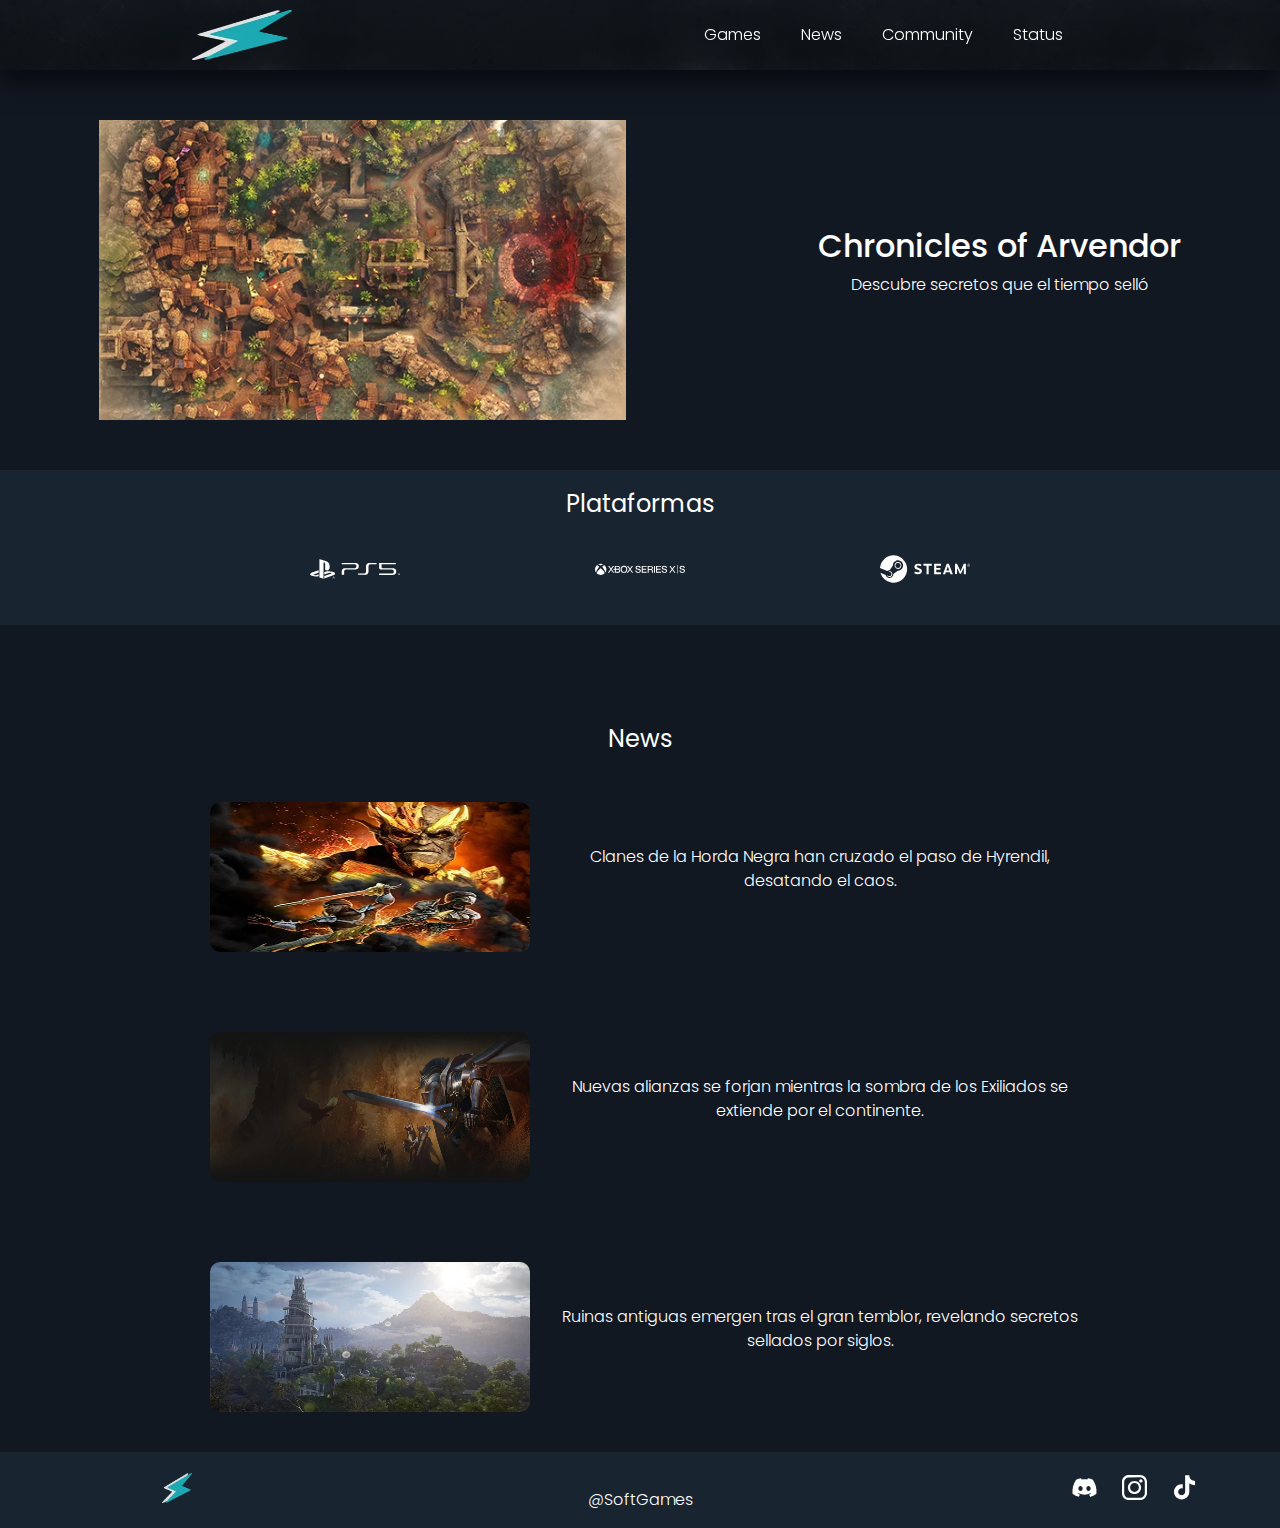
<file: index.html>
<!DOCTYPE html>
<html lang="en">
<head>
    <meta charset="UTF-8">
    <meta name="viewport" content="width=device-width, initial-scale=1.0">
    <meta name="description" content="Chronicles of Arvendor es un MMORPG de fantasía épica donde forjarás tu leyenda. Elige entre razas únicas, domina habilidades mágicas, explora tierras olvidadas y enfréntate a dragones en batallas PvE y PvP. ¡Únete a una comunidad global y conquista Arvendor!">
    <meta name="keywords" content="Chronicles of Arvendor, MMORPG, fantasía épica, razas únicas, habilidades mágicas, tierras olvidadas, dragones, PvE, PvP, comunidad global">
    <link rel="preconnect" href="https://fonts.googleapis.com">
    <link rel="preconnect" href="https://fonts.gstatic.com" crossorigin>
    <link rel="stylesheet" href="https://cdnjs.cloudflare.com/ajax/libs/font-awesome/6.4.0/css/all.min.css">
    <link href="https://fonts.googleapis.com/css2?family=Poppins:wght@300;400;500;600;700;800;900&display=swap" rel="stylesheet">
    <link rel="stylesheet" href="bootstrap/css/bootstrap.min.css">
    <link rel="stylesheet" href="https://cdn.jsdelivr.net/npm/bootstrap-icons@1.10.0/font/bootstrap-icons.css">
    <link rel="stylesheet" href="style.css">

    <title>Soft Games</title>
</head>
<body>
    <header>
        <nav class="nav-glow">
            <a href="#" ><img src="./source/img/logo.png" alt="Games"></a>
            <div class="navbarMobile">
                <button class="navbar-toggler border-0" type="button" 
                        data-bs-toggle="collapse" data-bs-target="#navbarMobile"
                        aria-expanded="false">
                <span class="navbar-toggler-icon">
                    <i class="bi bi-list d-block" id="openIcon"></i>
                    <i class="bi bi-x-lg d-none" id="closeIcon"></i>
                </span>
                </button>
            </div>
            
            <div class="collapse navbar-collapse" id="navbarMobile">
                <ul class="navbar-nav me-auto mb-2 mb-lg-0">
                    <li class="nav-item"><a href="./pages/games.html" class="nav-link active">Games</a></li>
                    <li class="nav-item"><a href="./pages/news.html" class="nav-link active">News</a></li>
                    <li class="nav-item"><a href="./pages/community.html" class="nav-link active">Community</a></li>
                    <li class="nav-item"><a href="./pages/status.html" class="nav-link active">Status</a></li>
                </ul>
            </div>
            <ul id="d">
                <li><a href="./pages/games.html">Games</a></li>
                <li><a href="./pages/news.html">News</a></li>
                <li><a href="./pages/community.html">Community</a></li>
                <li><a href="./pages/status.html">Status</a></li>
            </ul>
        </nav>
    </header>
    <main>
        <section class="module-1">
            <img src="./source/img/map.jpg" alt="" class="mapd">
            <img src="./source/img/mapm.jpg" alt="" class="mapm">
            <div class="module-1-text">
                <h1 class="titleAnimation">Chronicles of Arvendor</h1>
                <p>Descubre secretos que el tiempo selló</p>
            </div>
        </section>
        <section class="module-2 container seccion-glow">
            <h2>Plataformas</h2>
            <div class="row container-plataforms">
                <a href="https://www.playstation.com/es-es/ps5/" class="col-6 col-md-3"><img src="./source/svg/ps5.svg" alt="PS5"></a>
                <a href="https://www.xbox.com/" class="col-6 col-md-3"><img src="./source/svg/xbox.svg" alt="XBOX"></a>
                <a href="https://store.steampowered.com/" class="col-6 col-md-3"><img src="./source/svg/steam.svg" alt="STEAM"></a>
            </div>
        </section>
        <section class="module-3">
            <h2>News</h2>
            <div class="container-news">
                <div class="news">
                    <img src="./source/img/news1.jpg" alt="MMORPG Guild New_Content F2P News">
                    <p>Clanes de la Horda Negra han cruzado el paso de Hyrendil, desatando el caos.</p>
                </div>
                <div class="news">
                    <img src="./source/img/news2.jpg" alt="MMORPG Guild New_Content F2P News">
                    <p>Nuevas alianzas se forjan mientras la sombra de los Exiliados se extiende por el continente.</p>
                </div>
                <div class="news">
                    <img src="./source/img/news3.jpg" alt="MMORPG Guild New_Content F2P News">
                    <p>Ruinas antiguas emergen tras el gran temblor, revelando secretos sellados por siglos.</p>
                </div>
            </div>
        </section>
    </main>
    <footer class="footer-glow">
        <div class="footer container">
            <a href=""><img src="./source/img/logo.png" alt="SoftGame"></a>
            <div class="row networks">
                <a href="" class="col-3 col-md-4"><img src="./source/svg/discord.svg" alt="Discord"></a>
                <a href="" class="col-3 col-md-4"><img src="./source/svg/ig.svg" alt="Instagram"></a>
                <a href="" class="col-3 col-md-4"><img src="./source/svg/tiktok.svg" alt="TikTok"></a>
            </div>
        </div>
        <p class="copy">@SoftGames</p>
    </footer>
    <script src="bootstrap/js/bootstrap.min.js"></script>
</body>
</html>
</file>
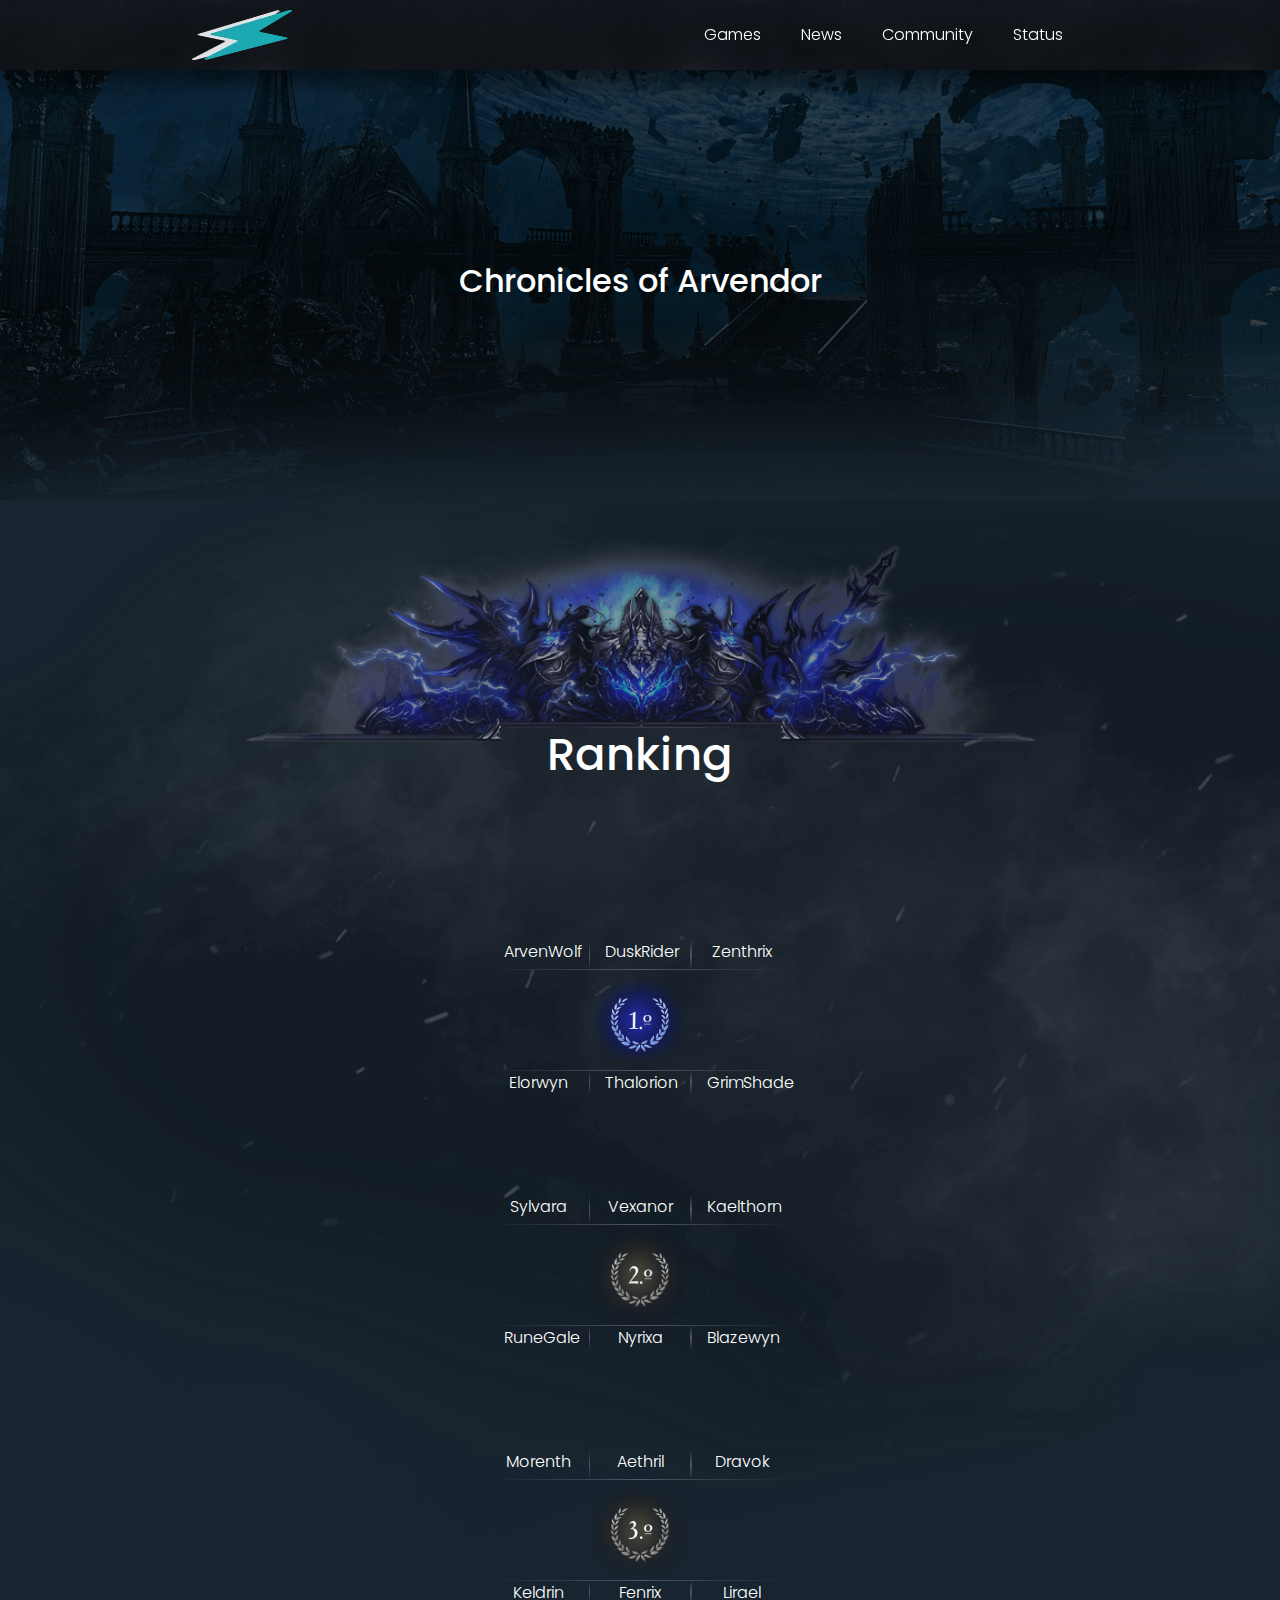
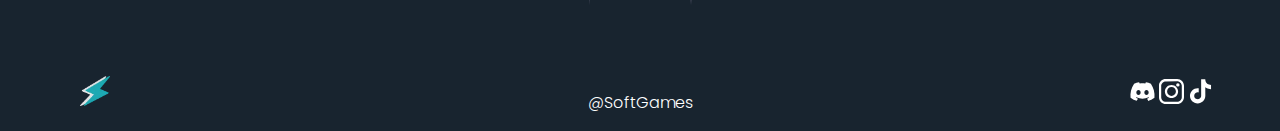
<file: pages/community.html>
<!DOCTYPE html>
<html lang="en">
<head>
    <meta charset="UTF-8">
    <meta name="viewport" content="width=device-width, initial-scale=1.0">
    <meta name="description" content="Chronicles of Arvendor es un MMORPG de fantasía épica donde forjarás tu leyenda. Elige entre razas únicas, domina habilidades mágicas, explora tierras olvidadas y enfréntate a dragones en batallas PvE y PvP. ¡Únete a una comunidad global y conquista Arvendor!">
    <meta name="keywords" content="Chronicles of Arvendor, MMORPG, fantasía épica, razas únicas, habilidades mágicas, tierras olvidadas, dragones, PvE, PvP, comunidad global">
    <link rel="preconnect" href="https://fonts.googleapis.com">
    <link rel="preconnect" href="https://fonts.gstatic.com" crossorigin>
    <link href="https://fonts.googleapis.com/css2?family=Poppins:wght@300;400;500;600;700;800;900&display=swap" rel="stylesheet">
    <link rel="stylesheet" href="../bootstrap/css/bootstrap.min.css">
    <link rel="stylesheet" href="https://cdn.jsdelivr.net/npm/bootstrap-icons@1.10.0/font/bootstrap-icons.css">
    <link rel="stylesheet" href="../style.css">
    <title>Soft Games - Community</title>
</head>
<body>
    <header>
        <nav class="nav-glow">
            <a href="../index.html" ><img src="../source/img/logo.png" alt="Games"></a>
            <div class="navbarMobile">
                <button class="navbar-toggler border-0" type="button" 
                        data-bs-toggle="collapse" data-bs-target="#navbarMobile"
                        aria-expanded="false">
                <span class="navbar-toggler-icon">
                    <i class="bi bi-list d-block" id="openIcon"></i>
                    <i class="bi bi-x-lg d-none" id="closeIcon"></i>
                </span>
                </button>
            </div>
            
            <div class="collapse navbar-collapse" id="navbarMobile">
                <ul class="navbar-nav me-auto mb-2 mb-lg-0">
                    <li class="nav-item"><a href="./games.html" class="nav-link active">Games</a></li>
                    <li class="nav-item"><a href="./news.html" class="nav-link active">News</a></li>
                    <li class="nav-item"><a href="#" class="nav-link active">Community</a></li>
                    <li class="nav-item"><a href="./status.html" class="nav-link active">Status</a></li>
                </ul>
            </div>
            <ul id="d">
                <li><a href="./games.html">Games</a></li>
                <li><a href="./news.html">News</a></li>
                <li><a href="#">Community</a></li>
                <li><a href="./status.html">Status</a></li>
            </ul>
        </nav>
    </header>
    <main>
        <section class="community-module-1">
            <div class="community-container-title">
                <h1 class="community-title titleAnimation">Chronicles of Arvendor</h1>
            </div>
        </section>
        <section class="community-module-2">
            <div class="community-qualy">
                <img src="../source/img/pre-rank.png" alt="">
                <h3 class="community-qualy-title">Ranking</h3>
            </div>
            <div class="community-qualy-container">
                <div class="rank" id="rank1">
                    <div class="community-group">
                        <div class="community-members">
                            <div class="community-border-bottom"></div>
                            <div class="community-border-right divider0"></div>
                            <div class="community-border-right divider1"></div>
                            <div class="community-users">
                                <span>ArvenWolf</span>
                            </div>
                            <div class="community-users">
                                <span>DuskRider</span>
                            </div>
                            <div class="community-users">
                                <span>Zenthrix</span>
                            </div>
                        </div>
                        <div class="community-rank img-rank1"></div>
                        <div class="community-members">
                            <div class="community-border-top"></div>
                            <div class="community-border-right divider0"></div>
                            <div class="community-border-right divider1"></div>
                            <div class="community-users">
                                <span>Elorwyn</span>
                            </div>
                            <div class="community-users">
                                <span>Thalorion</span>
                            </div>
                            <div class="community-users">
                                <span>GrimShade</span>
                            </div>
                        </div>
                    </div>
                </div>
                <div class="rank" id="rank2">
                    <div class="community-group">
                        <div class="community-members">
                            <div class="community-border-bottom"></div>
                            <div class="community-border-right divider0"></div>
                            <div class="community-border-right divider1"></div>
                            <div class="community-users">
                                <span>Sylvara</span>
                            </div>
                            <div class="community-users">
                                <span>Vexanor</span>
                            </div>
                            <div class="community-users">
                                <span>Kaelthorn</span>
                            </div>
                        </div>
                        <div class="community-rank img-rank2"></div>
                        <div class="community-members">
                            <div class="community-border-top"></div>
                            <div class="community-border-right divider0"></div>
                            <div class="community-border-right divider1"></div>
                            <div class="community-users">
                                <span>RuneGale</span>
                            </div>
                            <div class="community-users">
                                <span>Nyrixa</span>
                            </div>
                            <div class="community-users">
                                <span>Blazewyn</span>
                            </div>
                        </div>
                    </div>
                </div>
                <div class="rank" id="rank3">
                    <div class="community-group">
                        <div class="community-members">
                            <div class="community-border-bottom"></div>
                            <div class="community-border-right divider0"></div>
                            <div class="community-border-right divider1"></div>
                            <div class="community-users">
                                <span>Morenth</span>
                            </div>
                            <div class="community-users">
                                <span>Aethril</span>
                            </div>
                            <div class="community-users">
                                <span>Dravok</span>
                            </div>
                        </div>
                        <div class="community-rank img-rank3"></div>
                        <div class="community-members">
                            <div class="community-border-top"></div>
                            <div class="community-border-right divider0"></div>
                            <div class="community-border-right divider1"></div>
                            <div class="community-users">
                                <span>Keldrin</span>
                            </div>
                            <div class="community-users">
                                <span>Fenrix</span>
                            </div>
                            <div class="community-users">
                                <span>Lirael</span>
                            </div>
                        </div>
                    </div>
                </div>
            </div>
        </section>
    </main>
    <footer class="footer-glow">
        <div class="footer">
            <a href=""><img src="../source/img/logo.png" alt="SoftGame"></a>
            <div class="networks">
                <a href=""><img src="../source/svg/discord.svg" alt="Discord"></a>
                <a href=""><img src="../source/svg/ig.svg" alt="Instagram"></a>
                <a href=""><img src="../source/svg/tiktok.svg" alt="TikTok"></a>
            </div>
        </div>
        <p class="copy">@SoftGames</p>
    </footer>
    <script src="../bootstrap/js/bootstrap.min.js"></script>
</body>
</html>
</file>
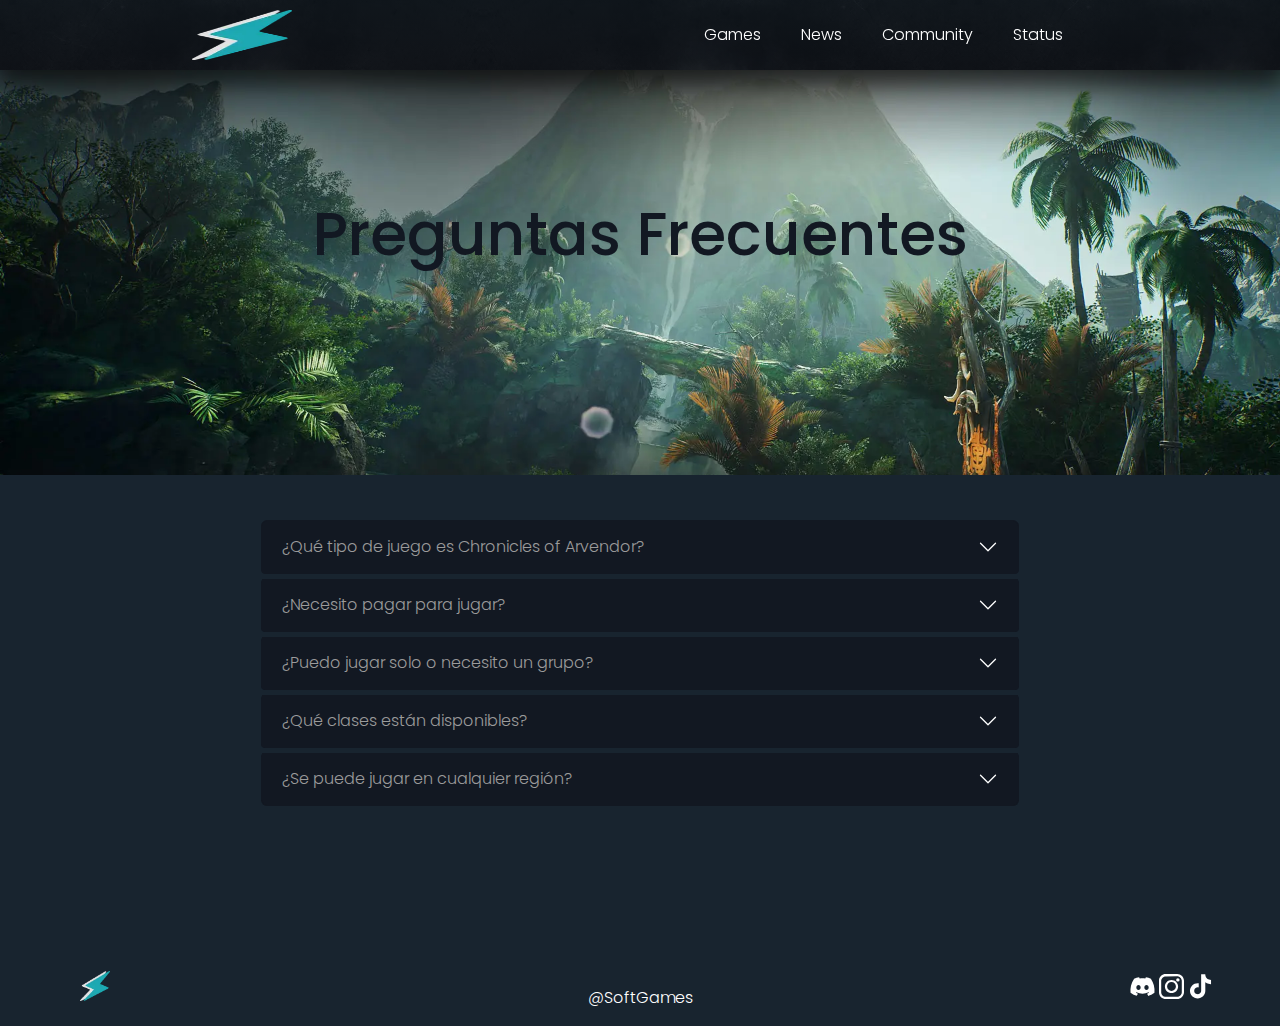
<file: pages/games.html>
<!DOCTYPE html>
<html lang="en">
<head>
    <meta charset="UTF-8">
    <meta name="viewport" content="width=device-width, initial-scale=1.0">
    <meta name="description" content="Chronicles of Arvendor es un MMORPG de fantasía épica donde forjarás tu leyenda. Elige entre razas únicas, domina habilidades mágicas, explora tierras olvidadas y enfréntate a dragones en batallas PvE y PvP. ¡Únete a una comunidad global y conquista Arvendor!">
    <meta name="keywords" content="Chronicles of Arvendor, MMORPG, fantasía épica, razas únicas, habilidades mágicas, tierras olvidadas, dragones, PvE, PvP, comunidad global">
    <link rel="preconnect" href="https://fonts.googleapis.com">
    <link rel="preconnect" href="https://fonts.gstatic.com" crossorigin>
    <link href="https://fonts.googleapis.com/css2?family=Poppins:wght@300;400;500;600;700;800;900&display=swap" rel="stylesheet">
    <link rel="stylesheet" href="../bootstrap/css/bootstrap.min.css">
    <link rel="stylesheet" href="https://cdn.jsdelivr.net/npm/bootstrap-icons@1.10.0/font/bootstrap-icons.css">
    <link rel="stylesheet" href="../style.css">
    <title>Soft Games - Games</title>
</head>
<body>
    <header>
        <nav class="nav-glow">
            <a href="../index.html" ><img src="../source/img/logo.png" alt="Games"></a>
            <div class="navbarMobile">
                <button class="navbar-toggler border-0" type="button" 
                        data-bs-toggle="collapse" data-bs-target="#navbarMobile"
                        aria-expanded="false">
                <span class="navbar-toggler-icon">
                    <i class="bi bi-list d-block" id="openIcon"></i>
                    <i class="bi bi-x-lg d-none" id="closeIcon"></i>
                </span>
                </button>
            </div>
            
            <div class="collapse navbar-collapse" id="navbarMobile">
                <ul class="navbar-nav me-auto mb-2 mb-lg-0">
                    <li class="nav-item"><a href="#" class="nav-link active">Games</a></li>
                    <li class="nav-item"><a href="./news.html" class="nav-link active">News</a></li>
                    <li class="nav-item"><a href="./community.html" class="nav-link active">Community</a></li>
                    <li class="nav-item"><a href="./status.html" class="nav-link active">Status</a></li>
                </ul>
            </div>
            <ul id="d">
                <li><a href="#">Games</a></li>
                <li><a href="./news.html">News</a></li>
                <li><a href="./community.html">Community</a></li>
                <li><a href="./status.html">Status</a></li>
            </ul>
        </nav>
    </header>
    <main>
        <section class="game-module-1">

            <div class="game-Title">
                <h1 class="titleAnimation">Preguntas Frecuentes</h1>
            </div>
            <div class="game-content">
                <div class="accordion" id="faqAccordion">
                    <div class="accordion-item">
                        <h3 class="accordion-header" id="headingOne">
                            <button class="accordion-button collapsed" type="button" data-bs-toggle="collapse" 
                                    data-bs-target="#collapseOne" aria-expanded="false" aria-controls="collapseOne">
                                ¿Qué tipo de juego es Chronicles of Arvendor?
                            </button>
                        </h3>
                        <div id="collapseOne" class="accordion-collapse collapse" aria-labelledby="headingOne" 
                             data-bs-parent="#faqAccordion">
                            <div class="accordion-body">
                                <p>Chronicles of Arvendor es un MMORPG de fantasía épica ambientado en un mundo vasto y dinámico, donde los jugadores pueden explorar, combatir, forjar alianzas y descubrir secretos ancestrales que cambian el destino del reino.</p>
                            </div>
                        </div>
                    </div>
                    <div class="accordion-item">
                        <h3 class="accordion-header" id="heading2">
                            <button class="accordion-button collapsed" type="button" data-bs-toggle="collapse" 
                                    data-bs-target="#collapse2" aria-expanded="false" aria-controls="collapse2">
                                ¿Necesito pagar para jugar?
                            </button>
                        </h3>
                        <div id="collapse2" class="accordion-collapse collapse" aria-labelledby="heading2" 
                             data-bs-parent="#faqAccordion">
                            <div class="accordion-body">
                                <p>El juego es completamente gratuito, pero cuenta con contenido cosmético opcional que se puede adquirir en la tienda. No hay mecánicas de paga para ganar (pay-to-win).</p>    
                            </div>
                        </div>
                    </div>
                    <div class="accordion-item">
                        <h3 class="accordion-header" id="heading3">
                            <button class="accordion-button collapsed" type="button" data-bs-toggle="collapse" 
                                    data-bs-target="#collapse3" aria-expanded="false" aria-controls="collapse3">
                                ¿Puedo jugar solo o necesito un grupo?
                            </button>
                        </h3>
                        <div id="collapse3" class="accordion-collapse collapse" aria-labelledby="heading3" 
                             data-bs-parent="#faqAccordion">
                            <div class="accordion-body">
                               <p>Aunque muchas aventuras pueden jugarse en solitario, el juego está diseñado para fomentar la cooperación. Las misiones más desafiantes, como asedios o mazmorras legendarias, requerirán de un grupo bien coordinado.</p>
                            </div>
                        </div>
                    </div>
                    
                    <div class="accordion-item">
                        <h3 class="accordion-header" id="heading4">
                            <button class="accordion-button collapsed" type="button" data-bs-toggle="collapse" 
                                    data-bs-target="#collapse4" aria-expanded="false" aria-controls="collapse4">
                                ¿Qué clases están disponibles?
                            </button>
                        </h3>
                        <div id="collapse4" class="accordion-collapse collapse" aria-labelledby="heading4" 
                             data-bs-parent="#faqAccordion">
                            <div class="accordion-body">
                                <p>Puedes elegir entre diversas clases como Guerrero, Mago, Arquero, Clérigo y más. Cada una cuenta con su propio árbol de habilidades y estilos de juego únicos, con posibilidades de especialización.</p>
                            </div>
                        </div>
                    </div>
                    <div class="accordion-item">
                        <h3 class="accordion-header" id="heading5">
                            <button class="accordion-button collapsed" type="button" data-bs-toggle="collapse" 
                                    data-bs-target="#collapse5" aria-expanded="false" aria-controls="collapse5">
                                ¿Se puede jugar en cualquier región?
                            </button>
                        </h3>
                        <div id="collapse5" class="accordion-collapse collapse" aria-labelledby="heading5" 
                             data-bs-parent="#faqAccordion">
                            <div class="accordion-body">
                                <p>Sí, Chronicles of Arvendor cuenta con servidores en varias regiones del mundo. Al iniciar sesión, el sistema te conectará automáticamente al servidor más cercano para optimizar tu experiencia.</p>    
                            </div>
                        </div>
                    </div>
                </div>
            </div>
        </section>
    </main>
    <footer class="footer-glow">
        <div class="footer">
            <a href=""><img src="../source/img/logo.png" alt="SoftGame"></a>
            <div class="networks">
                <a href=""><img src="../source/svg/discord.svg" alt="Discord"></a>
                <a href=""><img src="../source/svg/ig.svg" alt="Instagram"></a>
                <a href=""><img src="../source/svg/tiktok.svg" alt="TikTok"></a>
            </div>
        </div>
        <p class="copy">@SoftGames</p>
    </footer>
    <script src="https://cdn.jsdelivr.net/npm/bootstrap@5.3.0/dist/js/bootstrap.bundle.min.js"></script>
</body>
</html>
</file>
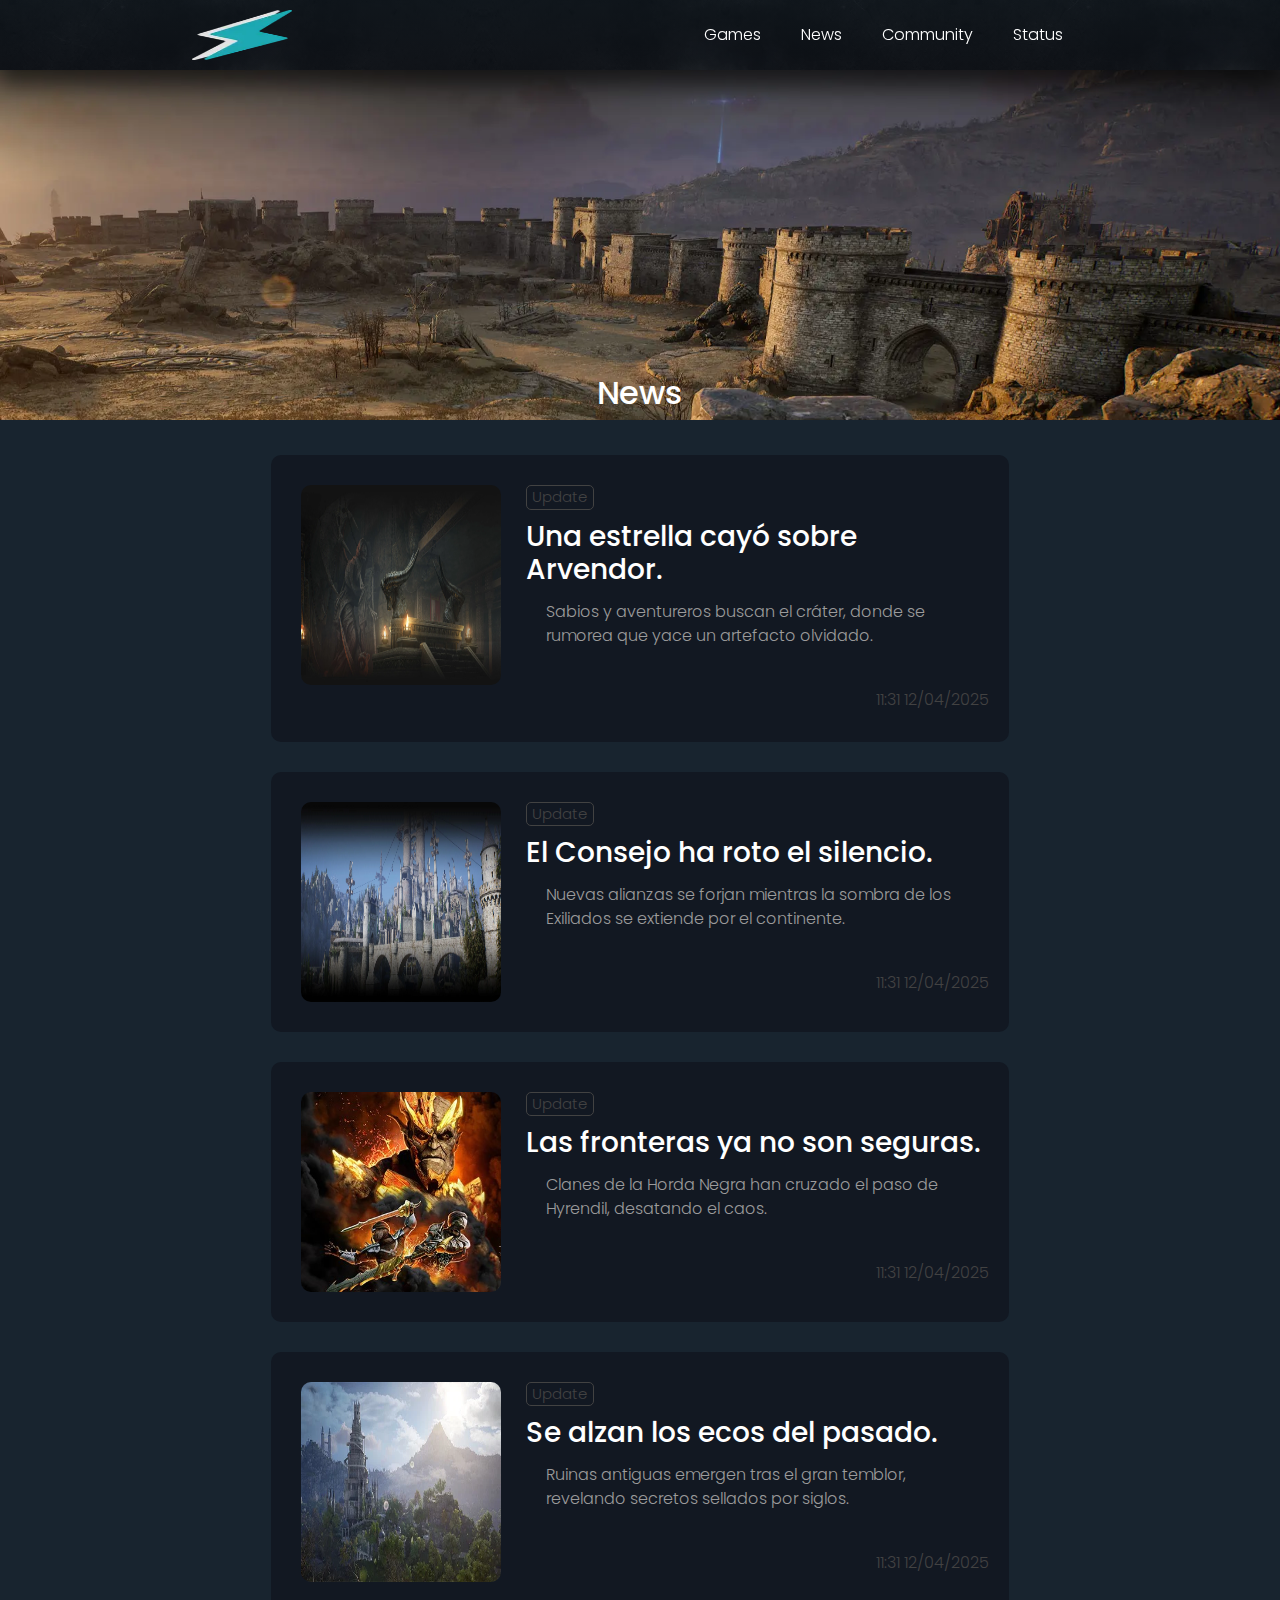
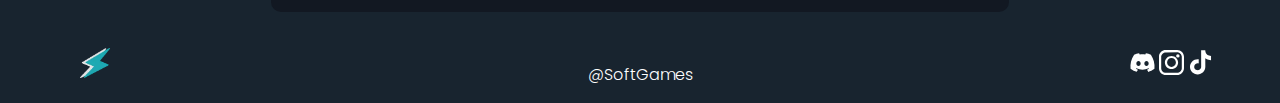
<file: pages/news.html>
<!DOCTYPE html>
<html lang="en">
<head>
    <meta charset="UTF-8">
    <meta name="viewport" content="width=device-width, initial-scale=1.0">
    <meta name="description" content="Chronicles of Arvendor es un MMORPG de fantasía épica donde forjarás tu leyenda. Elige entre razas únicas, domina habilidades mágicas, explora tierras olvidadas y enfréntate a dragones en batallas PvE y PvP. ¡Únete a una comunidad global y conquista Arvendor!">
    <meta name="keywords" content="Chronicles of Arvendor, MMORPG, fantasía épica, razas únicas, habilidades mágicas, tierras olvidadas, dragones, PvE, PvP, comunidad global">
    <link rel="preconnect" href="https://fonts.googleapis.com">
    <link rel="preconnect" href="https://fonts.gstatic.com" crossorigin>
    <link href="https://fonts.googleapis.com/css2?family=Poppins:wght@300;400;500;600;700;800;900&display=swap" rel="stylesheet">
    <link rel="stylesheet" href="../bootstrap/css/bootstrap.min.css">
    <link rel="stylesheet" href="https://cdn.jsdelivr.net/npm/bootstrap-icons@1.10.0/font/bootstrap-icons.css">
    <link rel="stylesheet" href="../style.css">
    <title>Soft Games - News</title>
</head>
<body>
    <header>
        <nav class="nav-glow">
            <a href="../index.html" ><img src="../source/img/logo.png" alt="Games"></a>
            <div class="navbarMobile">
                <button class="navbar-toggler border-0" type="button" 
                        data-bs-toggle="collapse" data-bs-target="#navbarMobile"
                        aria-expanded="false">
                <span class="navbar-toggler-icon">
                    <i class="bi bi-list d-block" id="openIcon"></i>
                    <i class="bi bi-x-lg d-none" id="closeIcon"></i>
                </span>
                </button>
            </div>
            
            <div class="collapse navbar-collapse" id="navbarMobile">
                <ul class="navbar-nav me-auto mb-2 mb-lg-0">
                    <li class="nav-item"><a href="./games.html" class="nav-link active">Games</a></li>
                    <li class="nav-item"><a href="#" class="nav-link active">News</a></li>
                    <li class="nav-item"><a href="./community.html" class="nav-link active">Community</a></li>
                    <li class="nav-item"><a href="./status.html" class="nav-link active">Status</a></li>
                </ul>
            </div>
            <ul id="d">
                <li><a href="./games.html">Games</a></li>
                <li><a href="#">News</a></li>
                <li><a href="./community.html">Community</a></li>
                <li><a href="./status.html">Status</a></li>
            </ul>
        </nav>
    </header>
    <main>
        <section class="news-module-1">
            <h1 class="titleAnimation">News</h1>
        </section>
        <section class="news-module-2">
            <div class="news-container">
                <a href="" class="news-data">
                    <div class="news-img">
                        <img src="../source/img/news4.jpg" alt="">
                    </div>
                    <div class="news-text">
                        <span class="news-category">Update</span>
                        <h3 class="news-title">Una estrella cayó sobre Arvendor.</h3>
                        <span class="news-content">Sabios y aventureros buscan el cráter, donde se rumorea que yace un artefacto olvidado.</span>
                    
                        <div class="news-time">
                            <span>11:31 12/04/2025</span>
                        </div>
                    </div>
                </a>
                <a href="" class="news-data">
                    <div class="news-img">
                        <img src="../source/img/news5.jpg" alt="">
                    </div>
                    <div class="news-text">
                        <span class="news-category">Update</span>
                        <h3 class="news-title">El Consejo ha roto el silencio.</h3>
                        <span class="news-content">Nuevas alianzas se forjan mientras la sombra de los Exiliados se extiende por el continente.</span>
                    
                        <div class="news-time">
                            <span>11:31 12/04/2025</span>
                        </div>
                    </div>
                </a>
                <a href="" class="news-data">
                    <div class="news-img">
                        <img src="../source/img/news1.jpg" alt="">
                    </div>
                    <div class="news-text">
                        <span class="news-category">Update</span>
                        <h3 class="news-title">Las fronteras ya no son seguras.</h3>
                        <span class="news-content">Clanes de la Horda Negra han cruzado el paso de Hyrendil, desatando el caos.</span>
                    
                        <div class="news-time">
                            <span>11:31 12/04/2025</span>
                        </div>
                    </div>
                </a>
                <a href="" class="news-data">
                    <div class="news-img">
                        <img src="../source/img/news3.jpg" alt="">
                    </div>
                    <div class="news-text">
                        <span class="news-category">Update</span>
                        <h3 class="news-title">Se alzan los ecos del pasado.</h3>
                        <span class="news-content">Ruinas antiguas emergen tras el gran temblor, revelando secretos sellados por siglos.</span>
                        <div class="news-time">
                            <span>11:31 12/04/2025</span>
                        </div>
                    </div>
                </a>
            </div>
        </section>
    </main>
    <footer class="footer-glow">
        <div class="footer">
            <a href=""><img src="../source/img/logo.png" alt="SoftGame"></a>
            <div class="networks">
                <a href=""><img src="../source/svg/discord.svg" alt="Discord"></a>
                <a href=""><img src="../source/svg/ig.svg" alt="Instagram"></a>
                <a href=""><img src="../source/svg/tiktok.svg" alt="TikTok"></a>
            </div>
        </div>
        <p class="copy">@SoftGames</p>
    </footer>
    <script src="../bootstrap/js/bootstrap.min.js"></script>
</body>
</html>
</file>
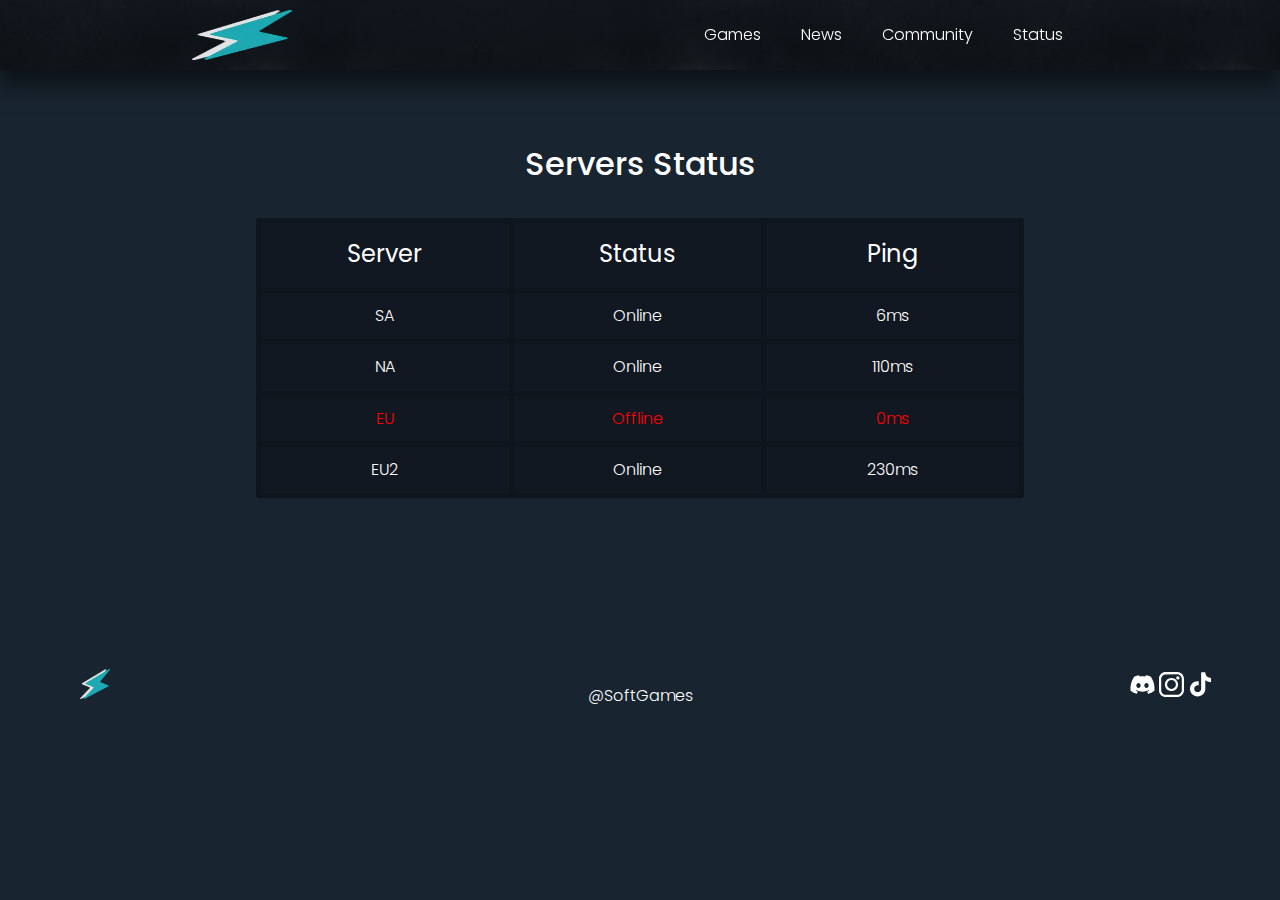
<file: pages/status.html>
<!DOCTYPE html>
<html lang="en">
<head>
    <meta charset="UTF-8">
    <meta name="viewport" content="width=device-width, initial-scale=1.0">
    <meta name="description" content="Chronicles of Arvendor es un MMORPG de fantasía épica donde forjarás tu leyenda. Elige entre razas únicas, domina habilidades mágicas, explora tierras olvidadas y enfréntate a dragones en batallas PvE y PvP. ¡Únete a una comunidad global y conquista Arvendor!">
    <meta name="keywords" content="Chronicles of Arvendor, MMORPG, fantasía épica, razas únicas, habilidades mágicas, tierras olvidadas, dragones, PvE, PvP, comunidad global">
    <link rel="preconnect" href="https://fonts.googleapis.com">
    <link rel="preconnect" href="https://fonts.gstatic.com" crossorigin>
    <link href="https://fonts.googleapis.com/css2?family=Poppins:wght@300;400;500;600;700;800;900&display=swap" rel="stylesheet">
    <link rel="stylesheet" href="../bootstrap/css/bootstrap.min.css">
    <link rel="stylesheet" href="https://cdn.jsdelivr.net/npm/bootstrap-icons@1.10.0/font/bootstrap-icons.css">
    <link rel="stylesheet" href="../style.css">
    <title>Soft Games - Status</title>
</head>
<body>
    <header>
        <nav class="nav-glow">
            <a href="../index.html" ><img src="../source/img/logo.png" alt="Games"></a>
            <div class="navbarMobile">
                <button class="navbar-toggler border-0" type="button" 
                        data-bs-toggle="collapse" data-bs-target="#navbarMobile"
                        aria-expanded="false">
                <span class="navbar-toggler-icon">
                    <i class="bi bi-list d-block" id="openIcon"></i>
                    <i class="bi bi-x-lg d-none" id="closeIcon"></i>
                </span>
                </button>
            </div>
            
            <div class="collapse navbar-collapse" id="navbarMobile">
                <ul class="navbar-nav me-auto mb-2 mb-lg-0">
                    <li class="nav-item"><a href="./games.html" class="nav-link active">Games</a></li>
                    <li class="nav-item"><a href="./news.html" class="nav-link active">News</a></li>
                    <li class="nav-item"><a href="./community.html" class="nav-link active">Community</a></li>
                    <li class="nav-item"><a href="#" class="nav-link active">Status</a></li>
                </ul>
            </div>
            <ul id="d">
                <li><a href="./games.html">Games</a></li>
                <li><a href="./news.html">News</a></li>
                <li><a href="./community.html">Community</a></li>
                <li><a href="#">Status</a></li>
            </ul>
        </nav>
    </header>
    <main>
        <section class="status">
            <h1 class="titleAnimation">Servers Status</h1>
            <div class="grid-status titleAnimation">
              <div class="header"><h2>Server</h2></div>
              <div class="header"><h2>Status</h2></div>
              <div class="header"><h2>Ping</h2></div>
          
              <div><p>SA</p></div>
              <div><p>Online</p></div>
              <div><p>6ms</p></div>
          
              <div><p>NA</p></div>
              <div><p>Online</p></div>
              <div><p>110ms</p></div>
          
              <div class="offline"><p>EU</p></div>
              <div class="offline"><p>Offline</p></div>
              <div class="offline"><p>0ms</p></div>
          
              <div><p>EU2</p></div>
              <div><p>Online</p></div>
              <div><p>230ms</p></div>
            </div>
          </section>
    </main>
    <footer class="footer-glow">
        <div class="footer">
            <a href=""><img src="../source/img/logo.png" alt="SoftGame"></a>
            <div class="networks">
                <a href=""><img src="../source/svg/discord.svg" alt="Discord"></a>
                <a href=""><img src="../source/svg/ig.svg" alt="Instagram"></a>
                <a href=""><img src="../source/svg/tiktok.svg" alt="TikTok"></a>
            </div>
        </div>
        <p class="copy">@SoftGames</p>
    </footer>
    <script src="../bootstrap/js/bootstrap.min.js"></script>
</body>
</html>
</file>
<file: style.css>
.module-1 {
  background: rgb(18, 24, 34);
  width: 100%;
  height: 400px;
  display: flex;
  align-items: center;
  justify-content: center;
  margin-top: 70px;
}
.module-1 > img {
  height: 75%;
  margin-right: 15%;
}

.mapm {
  display: none;
}

.module-1-text {
  display: flex;
  flex-direction: column;
  align-items: center;
}

.module-2 {
  width: 100%;
  height: 100px;
  text-align: center;
  margin-bottom: 35px;
  margin-top: 20px;
}

.container-plataforms {
  display: flex;
  align-items: center;
  flex-direction: row;
  justify-content: center;
  margin-top: 20px;
  margin-bottom: 100px;
}
.container-plataforms > a > img {
  height: 60px;
  width: 50%;
  padding: 5px 20px;
  border-radius: 20px;
}
.container-plataforms > a > img:hover {
  background: rgb(18, 24, 34);
}

.module-3 {
  background: rgb(18, 24, 34);
  width: 100%;
  padding-top: 100px;
  text-align: center;
  display: flex;
  justify-content: center;
  flex-direction: column;
  align-items: center;
}

.container-news {
  display: flex;
  flex-direction: column;
  justify-content: center;
  align-items: center;
  text-align: center;
}

.news {
  display: flex;
  flex-direction: row;
  align-items: center;
  justify-content: center;
  margin-top: 20px;
  margin-bottom: 20px;
  max-width: 900px;
  width: 100%;
}
.news > img {
  height: 150px;
  width: 320px;
  margin: 20px;
  border-radius: 10px;
  flex-shrink: 0;
}

.community-module-1 {
  background: url(./source/img/rank-background.png);
  background-size: cover;
  background-repeat: no-repeat;
  height: 500px;
  display: flex;
  align-items: center;
  justify-content: center;
  padding-top: 70px;
}

.community-module-2 {
  background: url(./source/img/smoke.png) no-repeat top;
  background-size: cover;
  display: flex;
  flex-direction: column;
  align-items: center;
}

.community-qualy {
  display: flex;
  flex-direction: column;
  align-items: center;
  padding-bottom: 100px;
}
.community-qualy > img {
  margin-top: 20px;
  width: 800px;
  opacity: 0.55;
}

.community-qualy-title {
  font-size: 45px;
  margin-top: -20px;
}

.community-group {
  display: flex;
  flex-direction: column;
  align-items: center;
}

.community-rank {
  width: 100px;
  height: 100px;
}

.img-rank1 {
  background: url(./source/img/ES-1.png) no-repeat;
  background-size: cover;
}

.img-rank2 {
  background: url(./source/img/ES-2.png) no-repeat;
  background-size: cover;
}

.img-rank3 {
  background: url(./source/img/ES-3.png) no-repeat;
  background-size: cover;
}

.community-qualy-container {
  display: flex;
  flex-direction: column;
  align-items: center;
}

.community-members {
  display: grid;
  grid-template-columns: 1fr 1.5px 1fr 1.5px 1fr;
  grid-template-rows: auto;
  grid-template-areas: "user0 divider0 user1 divider1 user2" "position0 position1 position2 position3 position4";
  align-items: center;
  justify-items: center;
}

.community-users {
  padding-left: 15px;
  padding-right: 15px;
  width: 100px;
  text-align: center;
}
.community-users:nth-child(3) {
  border-right: none;
}

.rank {
  padding-top: 50px;
  padding-bottom: 50px;
}

.community-border-bottom {
  margin-top: 5px;
  width: 100%;
  height: 1px;
  background-image: linear-gradient(90deg, transparent, #535468, transparent);
  grid-column: 1/6;
  grid-row: 2;
  justify-self: end;
}

.community-border-top {
  width: 100%;
  height: 1px;
  background-image: linear-gradient(90deg, transparent, #535468, transparent);
  grid-column: 1/6;
  grid-row: 1;
}

.community-border-right {
  height: 100%;
  width: 1.5px;
  justify-self: end;
  background-image: linear-gradient(180deg, transparent, #535468, transparent);
}

.divider0 {
  grid-column: 2;
  grid-row: 1/3;
}

.divider1 {
  grid-column: 4;
  grid-row: 1/3;
}

.game-module-1 {
  height: 950px;
}

.game-Title {
  background-image: url(./source/img/faq-title2.jpg);
  background-repeat: no-repeat;
  background-size: cover;
  width: 100%;
  height: 50%;
  display: flex;
  align-items: center;
  justify-content: center;
  color: #121822;
  margin-bottom: 40px;
}
.game-Title > h1 {
  font-size: 60px;
}

.accordion-button {
  background: #121822;
  color: #9b9b9b;
  border: none;
}
.accordion-button:not(.collapsed) {
  background-color: rgb(18, 24, 34);
  color: white;
  box-shadow: none;
}
.accordion-button:focus {
  box-shadow: none;
  border-color: rgba(0, 0, 0, 0.125);
}

.accordion {
  width: 60%;
}

.accordion-item {
  background: #121822;
  border: 1px solid #121822;
  margin: 5px;
  border-radius: 4px;
}

.game-content {
  height: 200px;
  display: flex;
  justify-content: center;
}

.accordion-body {
  color: #8dafac;
}

.news-module-1 {
  background: url(./source/img/news-title.jpg);
  height: 420px;
  background-repeat: no-repeat;
  background-size: cover;
  display: flex;
  align-items: flex-end;
  justify-content: center;
  margin-bottom: 20px;
}

.news-module-2 {
  display: flex;
  justify-content: center;
}

.news-container {
  width: 60%;
  display: flex;
  justify-content: center;
  flex-direction: column;
}

.news-img > img {
  height: 200px;
  width: 200px;
  border-radius: 10px;
  margin-right: 25px;
}

.news-data {
  display: flex;
  flex-direction: row;
  background: #121822;
  padding: 30px 20px 30px 30px;
  border-radius: 10px;
  margin: 15px;
}

.news-text {
  display: flex;
  flex-direction: column;
}

.news-category {
  color: #424242;
  font-size: 15px;
  border: 1px solid;
  width: fit-content;
  padding: 0px 5px 0px 5px;
  border-radius: 5px;
  margin-bottom: 10px;
}

.news-content {
  color: #9b9b9b;
  padding-top: 5px;
  padding-left: 20px;
  padding-right: 10px;
}

.news-time {
  padding-top: 40px;
  display: flex;
  justify-content: flex-end;
  color: #424242;
}

.status {
  margin-left: 20%;
  margin-right: 20%;
  margin-top: 145px;
  margin-bottom: 150px;
  text-align: center;
}
.status > h1 {
  margin-bottom: 35px;
}
.status .grid-status {
  display: grid;
  grid-template-columns: 1fr 1fr 1fr;
  background-color: rgb(18, 24, 34);
  border-radius: 2px;
  text-align: center;
  color: white;
  overflow: hidden;
  border: 5px solid rgba(0, 0, 0, 0.125);
  align-items: center;
  height: 280px;
}
.status .grid-status .header {
  background-color: rgb(18, 24, 34);
  padding: 5px 0px 0px 0px;
  border-bottom: 5px solid rgba(0, 0, 0, 0.125);
}
.status .grid-status div {
  height: 100%;
  width: 100%;
  text-align: center;
  align-items: center;
  border-right: 5px solid rgba(0, 0, 0, 0.125);
  border-bottom: 5px solid rgba(0, 0, 0, 0.125);
  display: grid;
}
.status .grid-status div p {
  margin: 0px;
}
.status .grid-status div.offline {
  color: red;
}
.status .grid-status div:nth-child(3n) {
  border-right: none;
}
.status .grid-status div:nth-child(n+13) {
  border-bottom: none;
}

.offline {
  color: red;
}

* {
  font-family: "Poppins", sans-serif;
  font-weight: 300;
  font-style: normal;
  margin: 0;
}

body {
  background-color: #18242f;
  color: white;
}

nav {
  display: flex;
  justify-content: space-around;
  position: fixed;
  top: 0;
  left: 0;
  width: 100%;
  height: 70px;
  padding: 10px;
  background: linear-gradient(to bottom, rgba(24, 36, 47, 0.5), rgba(18, 24, 34, 0.5)), url(./source/img/smoke-texture.png) 0 0 repeat, url(./source/img/smoke-texture.png) 0 0 repeat;
  box-shadow: 0 15px 20px rgba(0, 0, 0, 0.5);
  z-index: 1000;
}
nav::after {
  content: "";
  position: absolute;
  bottom: 0px;
  left: 0;
  right: 0;
  height: 20px;
  background: linear-gradient(to top, rgba(24, 36, 47, 0.7), transparent);
}
nav > a > img {
  display: flex;
  justify-content: center;
  align-items: center;
  flex: 0 0 auto;
  width: 100px;
  height: 50px;
}
nav > ul > li:hover {
  background: #18242f;
}

.navbarMobile {
  display: none;
}

ul {
  list-style-type: none;
  display: flex;
  align-items: center;
  height: 100%;
}

li {
  margin-right: 10px;
  padding: 5px 15px;
  border-radius: 10px;
}
li:hover {
  background: rgb(18, 24, 34);
  cursor: pointer;
}

a {
  text-decoration: none;
  color: white;
}

h1 {
  font-weight: 500;
  font-size: xx-large;
}

h2 {
  font-weight: 400;
  font-size: x-large;
}

.footer {
  position: relative;
  bottom: 0px;
  height: 70px;
  display: flex;
  flex-direction: row;
  justify-content: space-between;
  align-items: center;
}
.footer > a > img {
  height: 30px;
  padding-left: 80px;
}

.networks {
  width: 150px;
}
.networks > a > img {
  height: 25px;
  width: 25px;
}

.copy {
  text-align: center;
  position: relative;
  margin-top: -35px;
}

.titleAnimation {
  animation: titles 1.5s ease-in-out;
}

@keyframes titles {
  0% {
    transform: scale(0, 0);
  }
  100% {
    transform: scale(1, 1);
  }
}
.footer-glow::before,
.nav-glow::after {
  content: "";
  display: flex;
  width: 100%;
  height: 1px;
  box-shadow: 0 0 10px #8dafac, 0 0 20px rgba(141, 175, 172, 0.7);
  opacity: 0;
  transition: opacity 0.5s ease, box-shadow 0.5s ease;
}

.footer-glow::before {
  animation: glowTop 3s infinite ease-in-out;
}

.nav-glow::after {
  animation: glowBottom 3s infinite ease-in-out;
}

@keyframes glowTop {
  0%, 100% {
    opacity: 0.3;
    box-shadow: 0 0 1px #8dafac, 0 0 1px rgba(141, 175, 172, 0.5);
  }
  50% {
    opacity: 0.7;
    box-shadow: 0 0 10px #8dafac, 0 0 10px rgba(141, 175, 172, 0.8);
  }
}
@keyframes glowBottom {
  0% {
    opacity: 0.3;
    box-shadow: 0px 0px 50px #8dafac, 0px 0px 50px rgba(141, 175, 172, 0.8);
  }
  50% {
    opacity: 0.5;
    box-shadow: 0px -10px 20px #8dafac, 0px -10px 20px rgba(141, 175, 172, 0.5);
  }
  100% {
    opacity: 0.3;
    box-shadow: 0px 0px 50px #8dafac, 0px 0px 50px rgba(141, 175, 172, 0.8);
  }
}

/*# sourceMappingURL=style.css.map */
</file>
